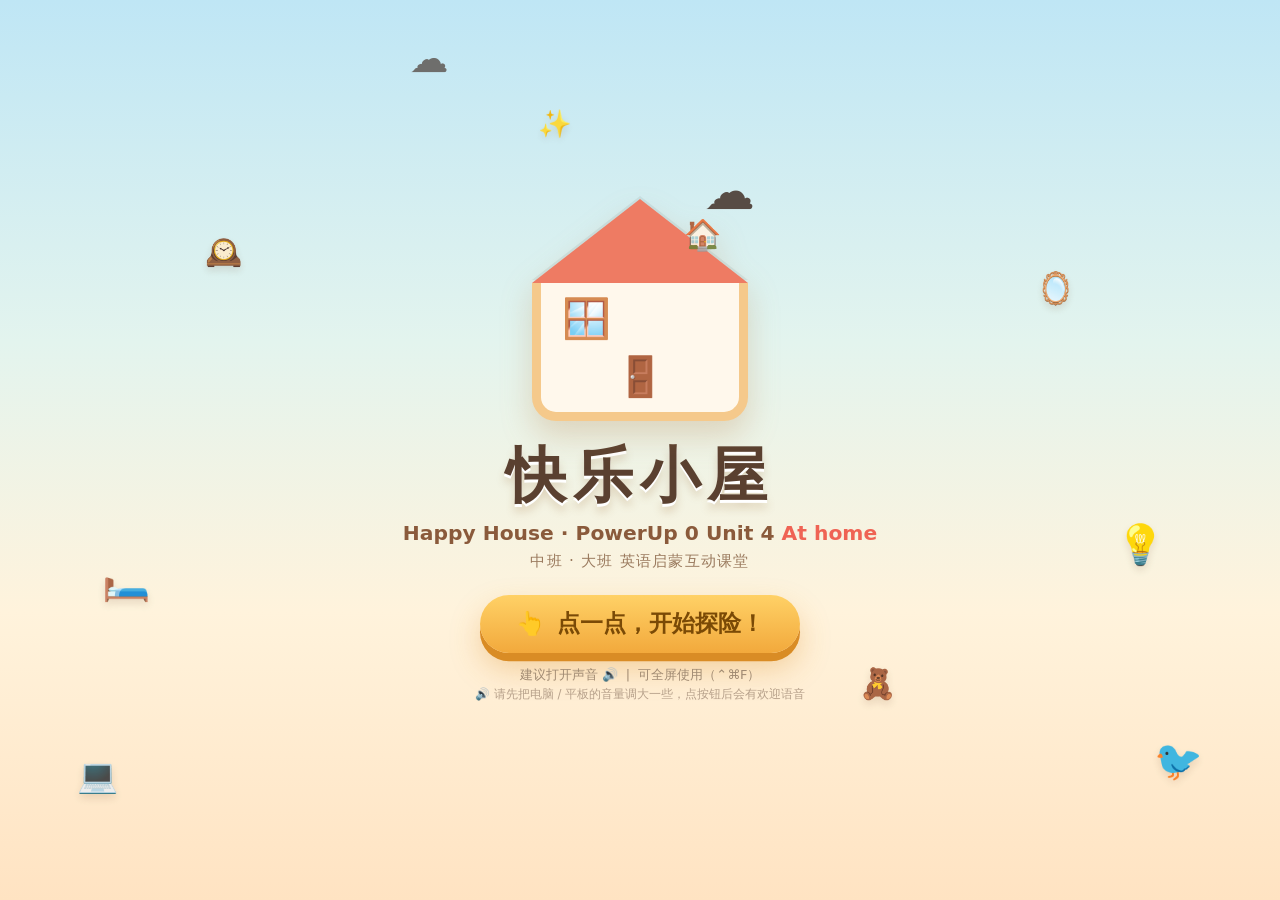
<file: index.html>
<!DOCTYPE html>
<html lang="zh-CN">
<head>
<meta charset="UTF-8">
<meta name="viewport" content="width=device-width, initial-scale=1.0, maximum-scale=1.0, user-scalable=no, viewport-fit=cover">
<meta name="apple-mobile-web-app-capable" content="yes">
<meta name="theme-color" content="#FFF7EC">
<title>快乐小屋 Happy House · PowerUp 0 Unit 4 互动课堂</title>
<link rel="stylesheet" href="css/style.css">
<link rel="icon" href="data:image/svg+xml,<svg xmlns='http://www.w3.org/2000/svg' viewBox='0 0 100 100'><text y='.9em' font-size='90'>🏠</text></svg>">
</head>
<body>

<!-- ====== 开屏：点击进入（同时解锁音频） ====== -->
<div id="splash" class="splash">
  <div class="splash-sky">
    <div class="cloud c1">☁️</div>
    <div class="cloud c2">☁️</div>
    <div class="cloud c3">☁️</div>
    <div class="float-e f1">🛏️</div>
    <div class="float-e f2">💡</div>
    <div class="float-e f3">🕰️</div>
    <div class="float-e f4">🪞</div>
    <div class="float-e f5">💻</div>
    <div class="float-e f6">🐦</div>
    <div class="float-e f7">✨</div>
    <div class="float-e f8">🧸</div>
  </div>
  <div class="splash-house" aria-hidden="true">
    <div class="sh-roof"></div>
    <div class="sh-body">
      <span class="sh-window">🪟</span>
      <span class="sh-door">🚪</span>
      <span class="sh-chimney">🏠</span>
    </div>
  </div>
  <h1 class="splash-title">快乐小屋</h1>
  <p class="splash-sub">Happy House&nbsp;·&nbsp;PowerUp 0&nbsp;Unit 4 <b>At home</b></p>
  <p class="splash-desc">中班 · 大班 英语启蒙互动课堂</p>
  <button id="btn-splash-start" class="btn btn-mega" type="button">
    <span class="mega-emoji">👆</span> 点一点，开始探险！
  </button>
  <p class="splash-tip">建议打开声音 🔊 &nbsp;|&nbsp; 可全屏使用（⌃⌘F）</p>
  <div class="splash-note">🔊 请先把电脑 / 平板的音量调大一些，点按钮后会有欢迎语音</div>
</div>

<!-- ====== 主应用 ====== -->
<div id="app" class="app hidden">
  <div class="app-bg" aria-hidden="true">
    <div class="bg-sun">☀️</div>
    <div class="bg-cloud bc1">☁️</div>
    <div class="bg-cloud bc2">☁️</div>
    <div class="bg-cloud bc3">☁️</div>
    <div class="bg-hill h1"></div>
    <div class="bg-hill h2"></div>
  </div>

  <header class="topbar">
    <button id="btn-brand" class="brand" type="button" title="回到小屋">
      <span class="brand-emoji">🏠</span>
      <span class="brand-text">快乐小屋<small>Happy House</small></span>
    </button>
    <div class="topbar-right">
      <button id="star-pill" class="star-pill" type="button" title="我的星星">
        <span class="sp-star">⭐</span><span id="star-count">0</span>
      </button>
      <button id="btn-sound" class="icon-btn" type="button" title="声音开关">🔊</button>
      <button id="btn-teacher" class="icon-btn" type="button" title="老师 / 家长">👩‍🏫</button>
    </div>
  </header>

  <main id="screens" class="screens">
    <section id="screen-map" class="screen"></section>
    <section id="screen-journey" class="screen"></section>
    <section id="screen-room" class="screen"></section>
    <section id="screen-decor" class="screen"></section>
    <section id="screen-teacher" class="screen"></section>
  </main>

  <nav class="tabbar" id="tabbar">
    <button class="tab" data-tab="map" type="button"><span class="tab-e">🏡</span><span class="tab-t">小屋</span></button>
    <button class="tab" data-tab="journey" type="button"><span class="tab-e">🗺️</span><span class="tab-t">闯关</span></button>
    <button class="tab" data-tab="decor" type="button"><span class="tab-e">🎨</span><span class="tab-t">装扮</span></button>
    <button class="tab" data-tab="teacher" type="button"><span class="tab-e">👩‍🏫</span><span class="tab-t">老师</span></button>
  </nav>
</div>

<!-- 游戏 / 故事 / 弹窗挂载点 -->
<div id="overlay-root"></div>
<div id="modal-root"></div>
<canvas id="fx-canvas" class="fx-canvas"></canvas>
<div id="toast-root" class="toast-root"></div>

<!-- 运行时报错可见提示（便于老师反馈问题） -->
<div id="boot-error" class="boot-error hidden"></div>

<script src="js/data.js"></script>
<script src="js/audio-data.js"></script>
<script src="js/core.js"></script>
<script src="js/games.js"></script>
<script src="js/stories.js"></script>
<script src="js/pages.js"></script>
<script src="js/app.js"></script>
</body>
</html>
</file>
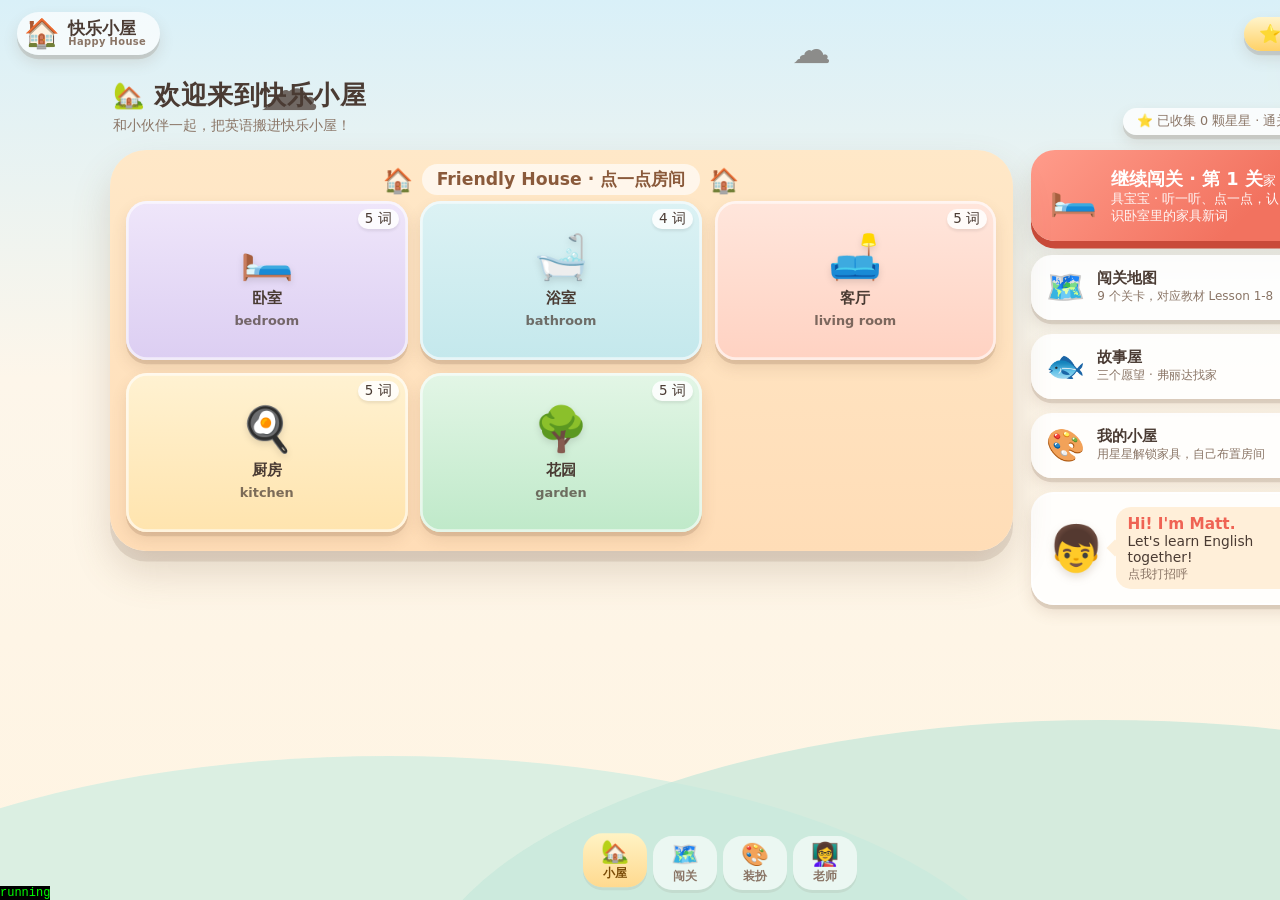
<file: tests/autotest.html>
<!doctype html><html><head><meta charset="utf-8"><title>U4 autotest</title>
<style>html,body{margin:0;background:#222}iframe{width:1440px;height:900px;border:0;display:block}
#out{position:fixed;left:0;bottom:0;max-height:200px;overflow:auto;background:#000;color:#0f0;font:12px monospace;margin:0;white-space:pre-wrap}</style>
</head><body>
<iframe id="app" src="../index.html"></iframe>
<pre id="out">running</pre>
<script src="lib.js"></script>
<script src="suite.js"></script>
<script>
(async function () {
  try {
    const iframe = document.getElementById("app");
    const W = iframe.contentWindow, D = W.document;
    const res = await U4TestSuite.run(W, D);
    res.title = "U4TEST PASS=" + res.pass + " FAIL=" + res.fail;
    document.title = res.title;
    document.getElementById("out").textContent = JSON.stringify(res);
  } catch (e) {
    document.title = "U4TEST ERROR";
    document.getElementById("out").textContent = "ERROR: " + ((e && e.stack) || e);
  }
})();
</script></body></html>
</file>
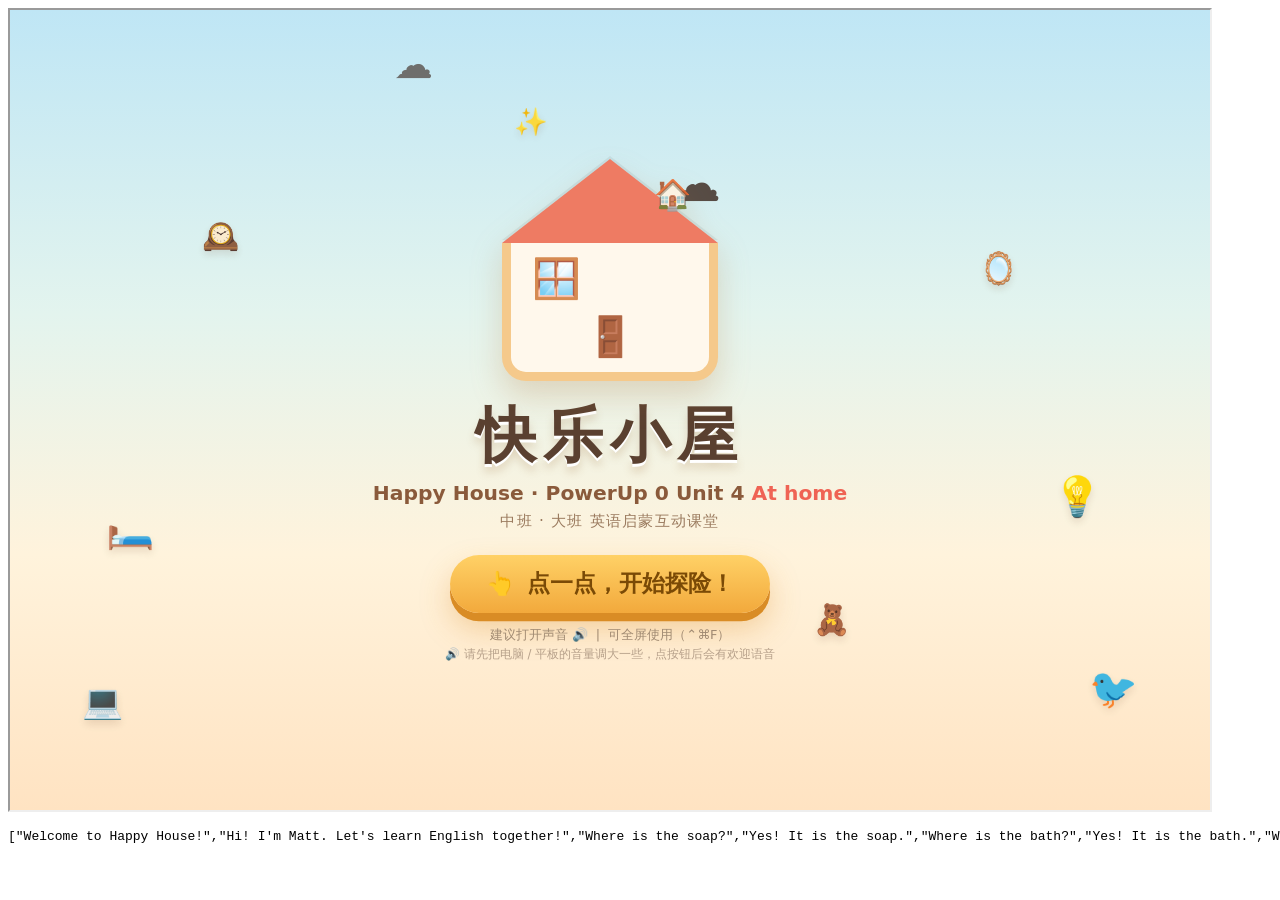
<file: tests/collect_audio.html>
<!doctype html><html><head><meta charset="utf-8"><title>collect</title></head><body>
<iframe id="app" src="../index.html" style="width:1200px;height:800px"></iframe>
<pre id="out">running</pre>
<script src="lib.js"></script>
<script>
(async function () {
  try {
    const iframe = document.getElementById("app");
    const W = iframe.contentWindow;
    await U4TestLib.waitReady(W);
    const U4 = W.U4, D = W.document;
    const set = new Set();
    const add = (s) => { if (typeof s !== "string") return; s = s.replace(/\s+/g, " ").trim(); if (s) set.add(s); };
    add("Welcome to Happy House!");
    add("Hi! I'm Matt. Let's learn English together!");
    // 题库生成器（多次洗牌，覆盖所有变体）
    const builders = U4.builders;
    for (let rep = 0; rep < 6; rep++) {
      for (const key of ["find", "howmany", "yesno", "guessroom", "phonics", "shapes", "review"]) {
        let rounds;
        try { rounds = key === "find" ? builders.find(8) : builders[key](); } catch (e) { continue; }
        rounds.forEach((r) => {
          add(r.questionEn); add(r.captionEn); add(r.speakEn); add(r.successEn);
          (r.speakList || []).forEach((x) => add(x.text));
          (r.options || []).forEach((o) => { });
        });
      }
    }
    // 词汇 / 句子 / 房间
    U4.DATA.roomOrder.forEach((rid) => {
      const room = U4.DATA.rooms[rid];
      add(room.en); if (room.intro) add(room.intro.en);
      room.words.forEach((w) => {
        add(w.en); add(w.sentence);
        add("Where is the " + w.en + "?");
        add("Can you find the " + w.en + "?");
        add("Yes! It is the " + w.en + ".");
      });
    });
    U4.DATA.stationery.forEach((s) => {
      add(s.en);
      add("Where is the " + s.en + "?");
      add("Can you find the " + s.en + "?");
      add("Yes! It is the " + s.en + ".");
      add("I have got a " + s.en + ".");
    });
    U4.DATA.shapes.forEach((s) => {
      add(s.type); add("Find the " + s.type + "!"); add("Yes! It is a " + s.type + ".");
    });
    U4.DATA.numbers.forEach((n) => add(n.en));
    U4.DATA.phonics.B.concat(U4.DATA.phonics.C).forEach((p) => {
      add(p.word); add(p.word.charAt(0).toUpperCase() + " is for " + p.word + "!");
    });
    // 数量句型
    U4.DATA.howManyRounds.forEach((r) => {
      add("How many " + r.item.plural + " have you got?");
      add("How many " + r.item.plural + "?");
      add("I have got " + r.numEn + " " + r.item.plural + ".");
    });
    // 是非句型
    U4.DATA.yesNoRounds.forEach((r) => { add(r.qEn); add(r.fullEn); });
    // 猜房间句型
    U4.DATA.guessRoomRounds.forEach((r) => {
      add(r.qEn);
      const room = U4.DATA.rooms[r.room];
      if (room) add("Yes! It is the " + room.en + ".");
    });
    // 固定反馈 & 指令
    ["Great job!", "Try again!", "Yes!", "No!", "Listen!", "Which letter comes first?",
      "Look!", "Well done!", "You did it! Great job!", "Good try! Let's play again!",
      "Where is it?", "Find it!", "Find the shape!", "Can you find the lamp?",
      "This is my home.", "What a nice home!"].forEach(add);
    // 故事绘本
    const stories = (U4.Stories && U4.Stories.data) || {};
    Object.keys(stories).forEach((id) => {
      const st = stories[id];
      (st.pages || []).forEach((p) => {
        add(p.en); add(p.explainEn); add(p.yesText); add(p.noText);
      });
      (st.quiz || []).forEach((q) => { add(q.qEn); add(q.fullEn); add(q.successEn); });
    });
    document.title = "COLLECTED " + set.size;
    const out = document.getElementById("out");
    out.textContent = JSON.stringify([...set]);
  } catch (e) {
    document.title = "COLLECT ERROR";
    document.getElementById("out").textContent = "ERROR " + ((e && e.stack) || e);
  }
})();
</script></body></html>
</file>
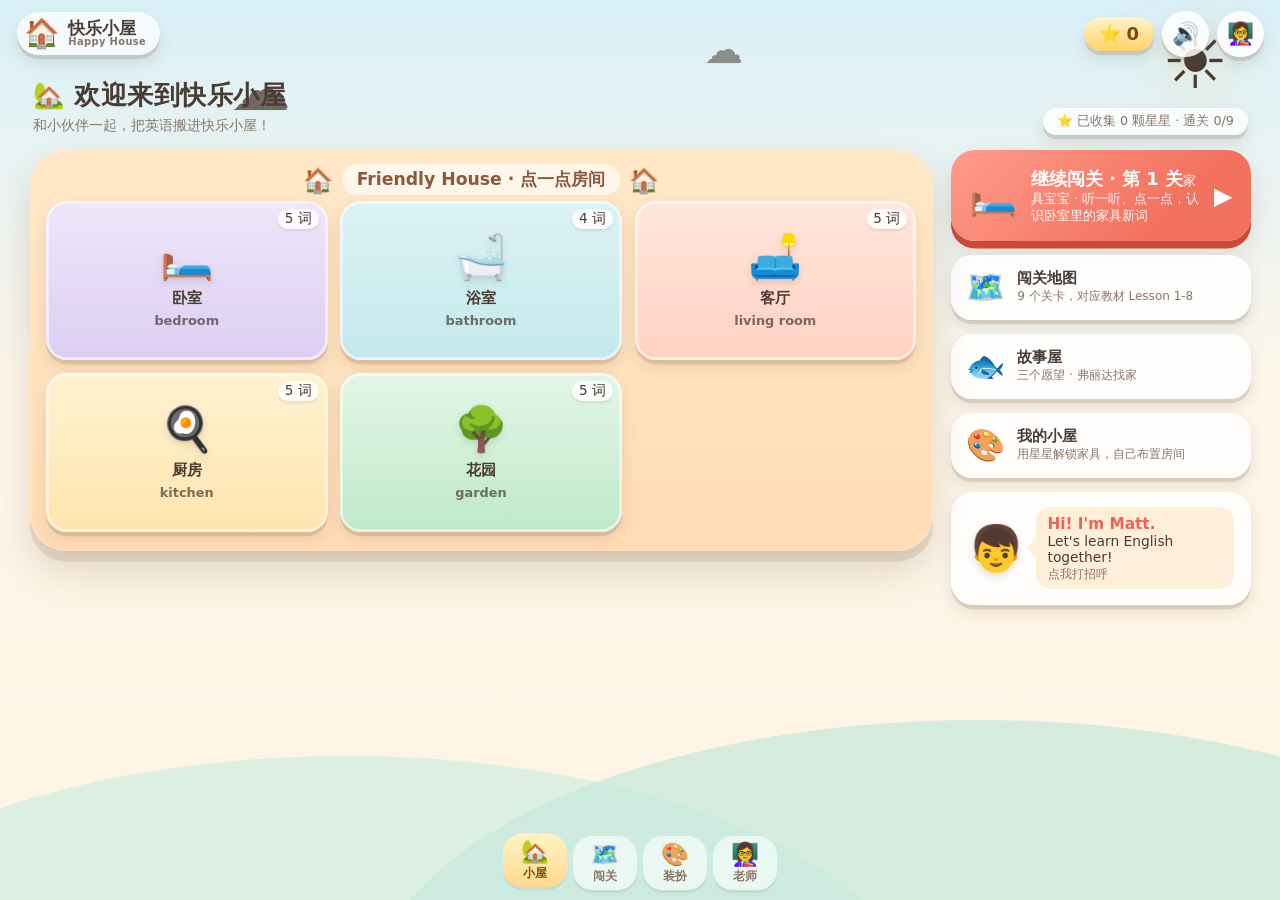
<file: tests/shot.html>
<!doctype html><html><head><meta charset="utf-8"><title>U4 shot</title>
<style>html,body{margin:0;overflow:hidden;background:#FFF7EC}iframe{width:100vw;height:100vh;border:0;display:block}</style>
</head><body>
<iframe id="app" src="../index.html"></iframe>
<script src="lib.js"></script>
<script>
(async function () {
  const iframe = document.getElementById("app");
  const W = iframe.contentWindow;
  await U4TestLib.waitReady(W);
  const params = new URLSearchParams(location.search);
  const screen = params.get("screen") || "map";
  const room = params.get("room") || "bedroom";
  const seed = params.get("seed");
  if (seed === "1") {
    const st = { stars: 9, levels: { "1": { stars: 3, best: 4, correct: 4, total: 4, skill: "家具词汇" }, "2": { stars: 2, best: 3, correct: 3, total: 5, skill: "数量与文具" } }, skills: { "家具词汇": { correct: 4, total: 4 }, "数量与文具": { correct: 3, total: 5 } }, decor: [{ id: "d1", e: "🛏️", x: 24, y: 68 }, { id: "d2", e: "💡", x: 72, y: 38 }, { id: "d5", e: "🧸", x: 60, y: 78 }], sound: false, music: false };
    try { W.localStorage.setItem("happy_house_u4_v1", JSON.stringify(st)); } catch (e) {}
    iframe.src = "../index.html?r=" + Math.random();
    await new Promise(r => { iframe.onload = r; });
    await U4TestLib.waitReady(W);
  }
  const W2 = iframe.contentWindow;
  W2.document.querySelector("#btn-splash-start").click();
  await U4TestLib.sleep(600);
  const mode = params.get("mode") || "screen";
  if (mode === "room") W2.U4.router.show("room", room);
  else if (mode === "level") W2.U4.startLevel(W2.U4.DATA.levels[(+params.get("id") || 1) - 1]);
  else if (mode === "voice") {
    W2.U4.router.show("teacher");
    await U4TestLib.sleep(600);
    var tb = W2.document.querySelector('.t-tab[data-tab="settings"]');
    if (tb) tb.click();
    await U4TestLib.sleep(500);
  } else if (mode === "answer") {
    var lv = W2.U4.DATA.levels[(+params.get("id") || 1) - 1];
    W2.U4.startLevel(lv);
    await U4TestLib.sleep(900);
    var doc = W2.document;
    if (lv.type === "room") {
      var cap = (doc.querySelector(".game-shell .stage-caption") || {}).textContent || "";
      var mm = /Where is the (.+?)\?/.exec(cap);
      if (mm) {
        var hs = Array.prototype.slice.call(doc.querySelectorAll(".game-shell .hotspot"))
          .filter(function (h) { return h.getAttribute("aria-label") === mm[1]; })[0];
        if (hs) hs.click();
      }
    } else {
      for (var k = 0; k < 20; k++) {
        var opts = Array.prototype.slice.call(doc.querySelectorAll(".game-options .opt:not(.ghosted):not(.wrong)"));
        if (!opts.length) { await U4TestLib.sleep(300); continue; }
        opts[0].click();
        await U4TestLib.sleep(450);
        if (doc.querySelector(".game-options .opt.correct")) break;
      }
    }
    await U4TestLib.sleep(1200);
  } else if (mode === "story") {
    W2.U4.Stories.open("wishes", null);
    await U4TestLib.sleep(1000);
    const nb = W2.document.querySelector('[data-act="storyNext"]');
    if (nb) nb.click();
    await U4TestLib.sleep(700);
    const nb2 = W2.document.querySelector('[data-act="storyNext"]');
    if (nb2) nb2.click();
  } else W2.U4.router.show(screen);
  await new Promise(() => {});
})();
</script></body></html>
</file>
<file: css/style.css>
/* =========================================================
   快乐小屋 Happy House · PowerUp 0 Unit 4 互动课堂
   纯 CSS / 无外部资源 · 面向中班-大班（4-6 岁）
   ========================================================= */
:root{
  --cream:#FFF7EC; --cream2:#FFEFD9; --paper:#FFFDF8;
  --ink:#4A3B33; --ink-soft:#8A7566; --line:#EAD9C2;
  --coral:#FF8A7A; --coral-d:#EF6354; --coral-l:#FFD3CB;
  --butter:#FFD166; --butter-d:#F2B33C; --butter-l:#FFF0C9;
  --mint:#7FD8BE; --mint-d:#45B895; --mint-l:#D8F3E8;
  --sky:#8ECAE6; --sky-d:#5BA6C9; --sky-l:#DFF3FB;
  --lav:#C3AEDD; --lav-d:#9C82BE; --plum:#6D597A;
  --pink:#FFB3C6; --white:#FFFFFF;
  --shadow-s:0 .28rem 0 rgba(90,60,40,.14), 0 .5rem 1rem rgba(120,88,60,.14);
  --shadow-m:0 .45rem 0 rgba(90,60,40,.13), 0 .9rem 1.8rem rgba(120,88,60,.16);
  --shadow-l:0 .7rem 0 rgba(90,60,40,.12), 0 1.4rem 2.6rem rgba(120,88,60,.2);
  --r-xl:2.2rem; --r-lg:1.6rem; --r-md:1.1rem; --r-sm:.8rem;
  --font:"PingFang SC","Hiragino Sans GB","Microsoft YaHei",system-ui,-apple-system,sans-serif;
  --font-en:"Chalkboard SE","Comic Sans MS","Arial Rounded MT Bold","PingFang SC",system-ui,sans-serif;
}
*,*::before,*::after{box-sizing:border-box}
html{font-size:clamp(15px,1.02vw,19.5px);-webkit-text-size-adjust:100%}
body{margin:0;height:100vh;overflow:hidden;background:var(--cream);color:var(--ink);
  font-family:var(--font);-webkit-user-select:none;user-select:none;
  -webkit-tap-highlight-color:transparent;overscroll-behavior:none}
button{font-family:inherit;color:inherit}
.hidden{display:none!important}
.row{display:flex;align-items:center;gap:.6rem}
.center{text-align:center}

/* ---------------- 通用按钮 ---------------- */
.btn{border:none;cursor:pointer;border-radius:999px;background:var(--white);color:var(--ink);
  font-weight:800;font-size:1.05rem;padding:.68rem 1.4rem;line-height:1.2;
  box-shadow:var(--shadow-s);transition:transform .12s ease,box-shadow .12s ease,filter .12s}
.btn:hover{filter:brightness(1.03)}
.btn:active{transform:translateY(.22rem) scale(.98);box-shadow:0 .1rem 0 rgba(90,60,40,.14)}
.btn[disabled]{opacity:.45;pointer-events:none}
.btn-primary{background:linear-gradient(180deg,var(--coral) 0%,var(--coral-d) 100%);color:#fff;text-shadow:0 .1rem 0 rgba(0,0,0,.12)}
.btn-mint{background:linear-gradient(180deg,var(--mint) 0%,var(--mint-d) 100%);color:#fff;text-shadow:0 .1rem 0 rgba(0,0,0,.12)}
.btn-sky{background:linear-gradient(180deg,var(--sky) 0%,var(--sky-d) 100%);color:#fff;text-shadow:0 .1rem 0 rgba(0,0,0,.12)}
.btn-butter{background:linear-gradient(180deg,var(--butter) 0%,var(--butter-d) 100%);color:#6b4b10;text-shadow:0 .1rem 0 rgba(255,255,255,.35)}
.btn-ghost{background:rgba(255,255,255,.72);border:.16rem solid var(--line);box-shadow:0 .22rem 0 rgba(90,60,40,.08)}
.btn-mega{font-size:1.5rem;padding:1.05rem 2.4rem;background:linear-gradient(180deg,#FFD166,#F2A93C);color:#7a4a06;
  box-shadow:0 .55rem 0 #D98C25, 0 1rem 2rem rgba(217,140,37,.35);animation:bob 2.4s ease-in-out infinite}
.btn-mega:active{transform:translateY(.4rem) scale(.98);box-shadow:0 .15rem 0 #D98C25}
.btn-round{width:3.2rem;height:3.2rem;border-radius:50%;padding:0;font-size:1.4rem;display:inline-flex;align-items:center;justify-content:center}
.btn-listen{background:linear-gradient(180deg,#FFF3C4,#FFD166);color:#7a4a06;font-size:1.15rem;padding:.6rem 1.3rem}
.icon-btn{width:3.1rem;height:3.1rem;border:none;border-radius:50%;background:rgba(255,255,255,.85);
  font-size:1.45rem;cursor:pointer;box-shadow:var(--shadow-s);display:inline-flex;align-items:center;justify-content:center;
  transition:transform .12s}
.icon-btn:active{transform:scale(.9)}

/* ---------------- 开屏 ---------------- */
.splash{position:fixed;inset:0;z-index:400;display:flex;flex-direction:column;align-items:center;justify-content:center;
  text-align:center;padding:1.4rem;overflow:hidden;
  background:linear-gradient(180deg,#BFE6F5 0%,#E3F4EE 38%,#FFF3DC 68%,#FFE3C2 100%);
  transition:opacity .55s ease,transform .55s ease}
.splash.out{opacity:0;transform:scale(1.06);pointer-events:none}
.splash-sky{position:absolute;inset:0;pointer-events:none}
.cloud{position:absolute;font-size:4.6rem;opacity:.9;animation:drift 26s linear infinite}
.c1{top:8%;left:-12%;animation-duration:30s}
.c2{top:18%;left:55%;font-size:3.4rem;animation-duration:38s;animation-delay:-6s}
.c3{top:4%;left:32%;font-size:2.6rem;animation-duration:24s;animation-delay:-12s;opacity:.7}
.float-e{position:absolute;font-size:2.6rem;opacity:.95;animation:float 5.5s ease-in-out infinite;filter:drop-shadow(0 .3rem .3rem rgba(120,90,60,.18))}
.f1{left:8%;top:62%;animation-delay:-.2s}
.f2{right:9%;top:58%;animation-delay:-1.4s}
.f3{left:16%;top:26%;animation-delay:-2.2s;font-size:2rem}
.f4{right:16%;top:30%;animation-delay:-3.1s;font-size:2.1rem}
.f5{left:6%;top:84%;animation-delay:-.9s;font-size:2.2rem}
.f6{right:6%;top:82%;animation-delay:-2.6s}
.f7{left:42%;top:12%;animation-delay:-1.8s;font-size:1.8rem}
.f8{right:30%;top:74%;animation-delay:-3.6s;font-size:2rem}
.splash-house{position:relative;margin-bottom:.4rem;animation:float 4.2s ease-in-out infinite;filter:drop-shadow(0 1rem 1rem rgba(180,120,60,.25))}
.sh-roof{width:0;height:0;margin:0 auto;border-left:7.2rem solid transparent;border-right:7.2rem solid transparent;
  border-bottom:5.6rem solid #EE7B63;filter:drop-shadow(0 -.2rem 0 rgba(0,0,0,.06))}
.sh-roof::after{content:"";position:absolute}
.sh-body{width:14.4rem;height:9.2rem;margin:0 auto;background:#FFF8EC;border:.65rem solid #F5C98B;border-top:none;
  border-radius:0 0 1.6rem 1.6rem;display:flex;align-items:flex-end;justify-content:center;gap:1.2rem;
  padding-bottom:.8rem;font-size:3.2rem;position:relative}
.sh-window{position:absolute;top:.9rem;left:1.4rem;font-size:2.6rem}
.sh-door{font-size:2.6rem}
.sh-chimney{position:absolute;top:-4.4rem;right:1.2rem;font-size:2rem;opacity:.9}
.splash-title{font-size:clamp(2.6rem,5vw,4rem);margin:.6rem 0 .1rem;letter-spacing:.12em;color:#5A4030;
  text-shadow:0 .18rem 0 #fff,0 .5rem .6rem rgba(160,110,60,.25);font-weight:900}
.splash-sub{font-family:var(--font-en);font-size:1.35rem;margin:.2rem 0 .3rem;color:#8A5A3B;font-weight:700}
.splash-sub b{color:var(--coral-d)}
.splash-desc{font-size:1.02rem;color:#9A7A5E;margin:.1rem 0 1.5rem;letter-spacing:.08em}
.splash-tip{font-size:.86rem;color:#A08A72;margin:.9rem 0 .2rem}
.splash-note{font-size:.78rem;color:#B6A08A}
.mega-emoji{margin-right:.3rem}

/* ---------------- 应用框架 ---------------- */
.app{position:fixed;inset:0;display:flex;flex-direction:column}
.app-bg{position:absolute;inset:0;overflow:hidden;pointer-events:none;z-index:0;
  background:linear-gradient(180deg,#D9F0F8 0%,#FDF6EA 42%,#FFF4E2 100%)}
.bg-sun{position:absolute;top:2%;right:4%;font-size:5rem;filter:drop-shadow(0 0 2rem rgba(255,209,102,.85));animation:spin 60s linear infinite}
.bg-cloud{position:absolute;font-size:4rem;opacity:.75;animation:drift 40s linear infinite}
.bc1{top:6%;left:18%}
.bc2{top:16%;right:20%;font-size:3rem;animation-duration:52s;animation-delay:-8s}
.bc3{top:3%;left:55%;font-size:2.6rem;animation-duration:46s;animation-delay:-20s;opacity:.55}
.bg-hill{position:absolute;bottom:-42vh;border-radius:50%;opacity:.85}
.h1{left:-18vw;width:90vw;height:58vh;background:#D5EFE2}
.h2{right:-24vw;width:95vw;height:62vh;background:#C7E8DB;opacity:.75}
.topbar{position:relative;z-index:5;display:flex;align-items:center;justify-content:space-between;
  padding:.7rem 1.1rem .3rem}
.brand{display:flex;align-items:center;gap:.55rem;border:none;cursor:pointer;background:rgba(255,255,255,.7);
  border-radius:999px;padding:.32rem .95rem .32rem .5rem;box-shadow:var(--shadow-s)}
.brand:active{transform:scale(.97)}
.brand-emoji{font-size:1.9rem}
.brand-text{display:flex;flex-direction:column;align-items:flex-start;font-weight:900;font-size:1.12rem;line-height:1.05}
.brand-text small{font-family:var(--font-en);font-size:.66rem;color:var(--ink-soft);letter-spacing:.04em}
.topbar-right{display:flex;align-items:center;gap:.55rem}
.star-pill{display:flex;align-items:center;gap:.35rem;border:none;cursor:pointer;font-weight:900;font-size:1.2rem;
  background:linear-gradient(180deg,#FFF4CB,#FFD166);color:#7a4a06;border-radius:999px;padding:.42rem 1rem;
  box-shadow:var(--shadow-s)}
.star-pill.bump{animation:bump .45s ease}
.sp-star{font-size:1.2rem}
.screens{position:relative;z-index:2;flex:1;overflow:hidden}
.screen{position:absolute;inset:0;display:none;overflow-y:auto;overflow-x:hidden;padding:.2rem 0 1rem}
.screen.active{display:block;animation:fadeUp .32s ease}
.tabbar{position:relative;z-index:5;display:flex;justify-content:center;gap:.4rem;padding:.4rem .8rem .7rem}
.tab{display:flex;flex-direction:column;align-items:center;gap:.05rem;border:none;cursor:pointer;
  background:rgba(255,255,255,.62);border-radius:1.3rem;padding:.4rem 1.2rem;box-shadow:0 .2rem 0 rgba(90,60,40,.08);
  transition:transform .12s,background .2s}
.tab-e{font-size:1.5rem;line-height:1.15}
.tab-t{font-size:.78rem;font-weight:800;color:var(--ink-soft)}
.tab.active{background:linear-gradient(180deg,#FFF3C4,#FFD98F);transform:translateY(-.18rem)}
.tab.active .tab-t{color:#7a4a06}
.tab:active{transform:scale(.94)}

/* ---------------- 页面通用 ---------------- */
.page{max-width:84rem;margin:0 auto;padding:.5rem 1.3rem 2rem}
.page-head{display:flex;flex-wrap:wrap;align-items:flex-end;justify-content:space-between;gap:.5rem;margin:.4rem .2rem 1rem}
.page-head h2{margin:0;font-size:1.7rem;letter-spacing:.02em}
.page-head p{margin:.2rem 0 0;color:var(--ink-soft);font-size:.95rem}
.pill-note{background:rgba(255,255,255,.8);border-radius:999px;padding:.35rem .9rem;font-size:.85rem;
  color:var(--ink-soft);box-shadow:var(--shadow-s)}
.section-title{display:flex;align-items:center;gap:.5rem;font-size:1.2rem;font-weight:900;margin:1.4rem .2rem .7rem}

/* ---------------- 首页 / 小屋 ---------------- */
.home-grid{display:grid;grid-template-columns:minmax(0,1fr) 20rem;gap:1.2rem;align-items:start}
.house-card{position:relative;background:linear-gradient(180deg,#FFE8C8,#FFDDB7);
  border-radius:2.4rem;padding:1.1rem 1.1rem 1.3rem;box-shadow:var(--shadow-l)}
.house-roof{display:flex;align-items:flex-end;justify-content:center;gap:.6rem;margin:-.2rem 0 .4rem;font-size:1.6rem}
.house-roof .roof-title{font-family:var(--font-en);font-weight:900;color:#8A5A3B;font-size:1.15rem;
  background:rgba(255,255,255,.65);padding:.25rem 1rem;border-radius:999px}
.house-grid{display:grid;grid-template-columns:repeat(3,minmax(0,1fr));gap:.85rem}
.room-tile{position:relative;border:none;cursor:pointer;border-radius:1.4rem;padding:.9rem .6rem .8rem;overflow:hidden;
  background:var(--tile-bg,#fff);box-shadow:inset 0 0 0 .18rem rgba(255,255,255,.6), var(--shadow-s);
  transition:transform .16s ease,box-shadow .16s ease;min-height:10.6rem;
  display:flex;flex-direction:column;align-items:center;justify-content:center;gap:.25rem}
.room-tile:hover{transform:translateY(-.28rem) rotate(-.6deg);box-shadow:inset 0 0 0 .18rem rgba(255,255,255,.6),var(--shadow-m)}
.room-tile:active{transform:scale(.96)}
.room-tile .rt-emoji{font-size:2.9rem;line-height:1.1;filter:drop-shadow(0 .25rem .25rem rgba(0,0,0,.12))}
.room-tile .rt-name{font-weight:900;font-size:1.02rem;margin-top:.15rem}
.room-tile .rt-en{font-family:var(--font-en);font-size:.86rem;color:rgba(74,59,51,.72);font-weight:700}
.room-tile .rt-badge{position:absolute;top:.55rem;right:.6rem;font-size:.9rem;background:rgba(255,255,255,.85);
  border-radius:999px;padding:.05rem .45rem;box-shadow:0 .15rem .2rem rgba(0,0,0,.08)}
.room-tile .rt-stars{position:absolute;bottom:.4rem;right:.55rem;font-size:.78rem;letter-spacing:.05em;color:#B07A1F}
.home-side{display:flex;flex-direction:column;gap:.9rem}
.char-card{display:flex;gap:.8rem;align-items:center;background:rgba(255,255,255,.86);border-radius:1.5rem;
  padding:.9rem 1rem;box-shadow:var(--shadow-s);cursor:pointer;border:.18rem solid rgba(255,255,255,.9)}
.char-card:active{transform:scale(.98)}
.char-avatar{font-size:3rem;line-height:1;filter:drop-shadow(0 .3rem .3rem rgba(120,90,60,.2))}
.char-bubble{background:var(--cream2);border-radius:1rem;padding:.5rem .8rem;font-size:.92rem;position:relative;flex:1}
.char-bubble::before{content:"";position:absolute;left:-.45rem;top:50%;transform:translateY(-50%) rotate(45deg);
  width:.8rem;height:.8rem;background:var(--cream2)}
.char-bubble b{font-family:var(--font-en);font-size:1.02rem;color:var(--coral-d)}
.side-card{border:none;cursor:pointer;text-align:left;border-radius:1.4rem;padding:.95rem 1.05rem;background:rgba(255,255,255,.88);
  box-shadow:var(--shadow-s);display:flex;align-items:center;gap:.8rem;transition:transform .14s}
.side-card:hover{transform:translateY(-.15rem)}
.side-card:active{transform:scale(.98)}
.side-emoji{font-size:2.1rem}
.side-title{font-weight:900;font-size:1rem}
.side-sub{font-size:.8rem;color:var(--ink-soft)}
.continue-card{border:none;cursor:pointer;border-radius:1.6rem;padding:1.1rem 1.2rem;text-align:left;
  background:linear-gradient(135deg,#FF9C8B,#F2725F 72%);color:#fff;box-shadow:0 .5rem 0 #C94A39,var(--shadow-m);
  display:flex;align-items:center;gap:.9rem;transition:transform .14s}
.continue-card:active{transform:translateY(.3rem);box-shadow:0 .15rem 0 #C94A39}
.continue-card .cc-emoji{font-size:2.6rem;animation:bob 2.6s ease-in-out infinite}
.continue-card .cc-title{font-weight:900;font-size:1.18rem}
.continue-card .cc-sub{font-size:.84rem;opacity:.95;margin-top:.15rem}
.continue-card .cc-go{margin-left:auto;font-size:1.6rem}

/* ---------------- 闯关地图 ---------------- */
.journey-wrap{position:relative;max-width:56rem;margin:0 auto;padding:.6rem 0 1rem}
.journey-wrap::before{content:"";position:absolute;left:50%;top:0;bottom:0;transform:translateX(-50%);
  border-left:.42rem dashed rgba(255,255,255,.9);border-radius:999px;z-index:0}
.j-row{position:relative;z-index:1;display:flex;align-items:center;gap:1rem;margin:.9rem 0;width:50%;padding-right:2.4rem}
.j-row:nth-child(even){margin-left:50%;padding-right:0;padding-left:2.4rem;flex-direction:row-reverse;text-align:right}
.j-node{flex-shrink:0;width:5.8rem;height:5.8rem;border-radius:50%;border:none;cursor:pointer;
  background:linear-gradient(180deg,#fff,#FFF3DC);box-shadow:var(--shadow-m);position:relative;
  display:flex;flex-direction:column;align-items:center;justify-content:center;transition:transform .15s}
.j-node:active{transform:scale(.93)}
.j-node .jn-emoji{font-size:2.2rem;line-height:1.05}
.j-node .jn-num{position:absolute;top:-.5rem;left:-.4rem;background:var(--coral);color:#fff;font-weight:900;
  width:2rem;height:2rem;border-radius:50%;display:flex;align-items:center;justify-content:center;font-size:.92rem;
  border:.2rem solid #fff;box-shadow:var(--shadow-s)}
.j-node.locked{filter:grayscale(1) opacity(.6);background:linear-gradient(180deg,#EEE,#DDD)}
.j-node.current{animation:pulseRing 1.8s ease-out infinite;background:linear-gradient(180deg,#FFF7D6,#FFE094)}
.j-node.done{background:linear-gradient(180deg,#D9F6E9,#A9E8CF)}
.jn-stars{position:absolute;bottom:-.75rem;left:50%;transform:translateX(-50%);font-size:.72rem;white-space:nowrap;
  background:rgba(255,255,255,.92);border-radius:999px;padding:.08rem .45rem;box-shadow:0 .15rem .3rem rgba(0,0,0,.1)}
.j-card{flex:1;min-width:0;background:rgba(255,255,255,.9);border-radius:1.2rem;padding:.7rem .95rem;box-shadow:var(--shadow-s)}
.j-title{font-weight:900;font-size:1.02rem}
.j-sub{font-family:var(--font-en);font-size:.82rem;color:var(--ink-soft)}
.j-desc{font-size:.8rem;color:var(--ink-soft);margin-top:.15rem;line-height:1.35}
.j-card.locked{opacity:.6}
.free-play{max-width:56rem;margin:1.4rem auto 0;background:rgba(255,255,255,.72);border-radius:1.6rem;
  padding:1rem 1.2rem;box-shadow:var(--shadow-s)}
.free-chips{display:flex;flex-wrap:wrap;gap:.55rem;margin-top:.6rem}
.chip{border:none;cursor:pointer;background:#fff;border-radius:999px;padding:.55rem 1rem;font-weight:800;font-size:.9rem;
  box-shadow:var(--shadow-s);transition:transform .12s}
.chip:active{transform:scale(.94)}
.chip .ce{margin-right:.3rem}

/* ---------------- 房间探索 ---------------- */
.room-page{max-width:70rem;margin:0 auto}
.room-head{display:flex;align-items:center;justify-content:space-between;gap:.6rem;margin:.3rem .2rem .7rem}
.room-head .rh-title{display:flex;align-items:center;gap:.6rem;font-size:1.5rem;font-weight:900}
.room-head .rh-en{font-family:var(--font-en);color:var(--coral-d);font-size:1.1rem}
.room-stage{position:relative;width:100%;aspect-ratio:16/9;border-radius:1.8rem;overflow:hidden;
  box-shadow:var(--shadow-l);background:#fff;margin-bottom:1rem}
.room-wall{position:absolute;inset:0 0 34% 0;background:var(--wall,#E7DDF7)}
.room-floor{position:absolute;inset:66% 0 0 0;background:var(--floor,#E8C9A0)}
.room-window{position:absolute;border-radius:.6rem;background:linear-gradient(180deg,#BEE7F7,#E8F8FF);
  box-shadow:inset 0 0 0 .28rem #fff,0 .3rem .6rem rgba(0,0,0,.1);overflow:hidden}
.room-window::after{content:"";position:absolute;inset:0;background:
  linear-gradient(90deg,transparent calc(50% - .12rem),#fff 0 .24rem,transparent 0),
  linear-gradient(180deg,transparent calc(50% - .12rem),#fff 0 .24rem,transparent 0)}
.decor-e{position:absolute;transform:translate(-50%,-50%);pointer-events:none;
  filter:drop-shadow(0 .3rem .3rem rgba(90,60,40,.18))}
.hotspot{position:absolute;transform:translate(-50%,-50%);border:none;background:transparent;cursor:pointer;
  line-height:1;padding:.3rem;border-radius:1.2rem;transition:transform .15s ease;
  filter:drop-shadow(0 .35rem .35rem rgba(90,60,40,.22));animation:bob 3.6s ease-in-out infinite}
.hotspot:nth-child(2n){animation-delay:-1.2s}
.hotspot:nth-child(3n){animation-delay:-2.1s}
.hotspot:hover{transform:translate(-50%,-50%) scale(1.14)}
.hotspot:active{transform:translate(-50%,-50%) scale(.92)}
.hotspot::after{content:"";position:absolute;inset:-.5rem;border-radius:50%;z-index:-1;
  background:radial-gradient(circle,rgba(255,255,255,.9),rgba(255,255,255,0) 70%);opacity:.85;
  animation:glow 2.6s ease-in-out infinite}
.hotspot.found{animation:pop .5s ease}
.hotspot.wrong{animation:shake .4s ease}
.hotspot .hs-spark{position:absolute;top:-.6rem;right:-.3rem;font-size:1.6rem;opacity:0;transition:opacity .2s,transform .2s}
.hotspot.found .hs-spark{opacity:1;transform:scale(1.2)}
.room-toolbar{display:flex;flex-wrap:wrap;align-items:center;justify-content:center;gap:.7rem;margin:.4rem 0 1rem}
.room-tip{text-align:center;color:var(--ink-soft);font-size:.9rem;margin:.3rem 0 0}

/* ---------------- 词卡弹窗 ---------------- */
.modal-backdrop{position:fixed;inset:0;z-index:120;background:rgba(64,45,30,.42);backdrop-filter:blur(2px);
  display:flex;align-items:center;justify-content:center;padding:1.2rem;animation:fadeIn .22s ease}
.modal-card{position:relative;background:var(--paper);border-radius:2.2rem;padding:1.7rem 2rem 1.5rem;
  max-width:30rem;width:100%;box-shadow:0 1.4rem 3rem rgba(60,40,20,.3);animation:popIn .34s cubic-bezier(.2,1.5,.4,1)}
.modal-close{position:absolute;top:.8rem;right:.8rem;width:2.6rem;height:2.6rem;font-size:1.1rem}
.word-card{text-align:center}
.wc-emoji{font-size:6.2rem;line-height:1.05;margin:.2rem 0 .5rem;animation:float 3.4s ease-in-out infinite;
  filter:drop-shadow(0 .5rem .4rem rgba(120,90,60,.22))}
.wc-en{font-family:var(--font-en);font-size:3rem;font-weight:900;letter-spacing:.02em;color:var(--ink);line-height:1.1}
.wc-ipa{font-size:1.02rem;color:var(--ink-soft);margin:.15rem 0 .1rem;letter-spacing:.04em}
.wc-zh{font-size:1.3rem;font-weight:800;color:var(--coral-d);margin:.15rem 0 .8rem}
.wc-sentence{background:var(--cream2);border-radius:1.1rem;padding:.75rem 1rem;font-size:1.02rem;line-height:1.5;
  color:#5c4636;text-align:left;display:flex;align-items:center;gap:.6rem}
.wc-sentence .s-en{font-family:var(--font-en);font-weight:800;flex:1}
.wc-sentence .s-zh{display:block;font-size:.82rem;color:var(--ink-soft);font-family:var(--font)}
.wc-actions{display:flex;flex-wrap:wrap;gap:.6rem;justify-content:center;margin-top:1.1rem}

/* ---------------- 游戏外壳 ---------------- */
.game-shell{position:fixed;inset:0;z-index:80;display:flex;flex-direction:column;
  background:linear-gradient(180deg,#E7F5FB 0%,#FFF6E6 48%,#FFEFD6 100%);animation:fadeIn .25s ease}
.game-head{display:flex;align-items:center;gap:.8rem;padding:.7rem 1rem .3rem}
.game-title{font-weight:900;font-size:1.15rem;display:flex;align-items:center;gap:.4rem}
.game-title .gt-emoji{font-size:1.5rem}
.g-progress{display:flex;gap:.35rem;margin-left:auto;align-items:center}
.g-dot{width:.72rem;height:.72rem;border-radius:50%;background:#E4D6C4;transition:background .2s,transform .2s}
.g-dot.done{background:var(--mint-d);transform:scale(1.05)}
.g-dot.now{background:var(--coral);transform:scale(1.25)}
.game-stage{flex:1;display:flex;flex-direction:column;align-items:center;justify-content:center;
  padding:.4rem 1rem;min-height:0;gap:.5rem}
.stage-card{background:rgba(255,255,255,.88);border-radius:2rem;padding:1rem 1.4rem;box-shadow:var(--shadow-m);
  max-width:52rem;width:100%;text-align:center;display:flex;flex-direction:column;align-items:center;gap:.5rem;
  animation:popIn .3s ease}
.stage-visual{font-size:clamp(3rem,7vw,5.4rem);line-height:1.15;display:flex;flex-wrap:wrap;align-items:center;
  justify-content:center;gap:.35rem;min-height:1em}
.stage-visual .sv-item{animation:popIn .35s cubic-bezier(.2,1.6,.4,1) backwards}
.stage-caption{font-family:var(--font-en);font-size:1.28rem;font-weight:900;color:#4A3628}
.stage-zh{font-size:.95rem;color:var(--ink-soft)}
.char-line{display:flex;align-items:center;gap:.6rem;background:#fff;border-radius:1.2rem;padding:.5rem .8rem;box-shadow:var(--shadow-s)}
.char-line .cl-face{font-size:2.4rem}
.char-line .cl-items{display:flex;gap:.25rem;font-size:1.8rem}
.game-options{display:flex;flex-wrap:wrap;align-items:center;justify-content:center;gap:.8rem;
  padding:.6rem 1rem 1.6rem;min-height:9rem}
.opt{border:none;cursor:pointer;background:#fff;border-radius:1.5rem;min-width:6.4rem;min-height:6.4rem;
  padding:.6rem 1rem;box-shadow:var(--shadow-m);display:flex;flex-direction:column;align-items:center;
  justify-content:center;gap:.2rem;transition:transform .14s ease,box-shadow .14s;position:relative;
  border:.22rem solid transparent}
.opt:hover{transform:translateY(-.2rem)}
.opt:active{transform:scale(.95)}
.opt .opt-emoji{font-size:3rem;line-height:1.1}
.opt .opt-en{font-family:var(--font-en);font-size:1rem;color:var(--ink-soft);font-weight:800}
.opt .opt-num{font-size:2.8rem;font-weight:900;line-height:1;color:var(--plum)}
.opt.correct{border-color:var(--mint-d);background:#EAFAF3;animation:pop .4s ease}
.opt.wrong{border-color:var(--coral-d);background:#FFF0EE;animation:shake .4s ease}
.opt.ghosted{opacity:.35;pointer-events:none}
.opt.big{min-width:9rem;min-height:9rem}
.opt.letter{min-width:9rem;min-height:9rem;background:linear-gradient(180deg,#FFF8E7,#FFE9B8)}
.opt.letter .opt-letter{font-family:var(--font-en);font-size:3.4rem;font-weight:900;color:#B5731A}
.g-replay{align-self:center}
.game-foot{display:flex;justify-content:center;padding:.2rem 1rem .9rem}
.feedback-bar{position:fixed;left:50%;bottom:12%;transform:translateX(-50%);z-index:95;
  background:rgba(255,255,255,.96);border-radius:999px;padding:.7rem 1.6rem;box-shadow:var(--shadow-l);
  font-weight:900;font-size:1.2rem;display:flex;align-items:center;gap:.5rem;animation:popIn .25s ease;
  pointer-events:none;max-width:92vw}
.feedback-bar.good{color:#2F9E77}
.feedback-bar.bad{color:#D4553F}
.feedback-bar .fb-en{font-family:var(--font-en)}
.feedback-bar small{display:block;font-size:.8rem;color:var(--ink-soft);font-weight:700}

/* ---------------- 结果弹窗 ---------------- */
.result-card{text-align:center;max-width:32rem}
.result-emoji{font-size:5rem;line-height:1.1;animation:bob 2.4s ease-in-out infinite}
.result-title{font-size:1.7rem;font-weight:900;margin:.2rem 0 .1rem}
.result-sub{color:var(--ink-soft);font-size:1rem;margin-bottom:.6rem}
.stars-row{display:flex;justify-content:center;gap:.6rem;font-size:3.2rem;margin:.7rem 0}
.stars-row .star{opacity:.24;transform:scale(.85);transition:opacity .3s,transform .35s;filter:grayscale(1)}
.stars-row .star.on{opacity:1;transform:scale(1);filter:none;animation:starPop .5s cubic-bezier(.2,1.6,.4,1) backwards}
.result-card .btn{margin:.25rem}
.result-stats{font-size:.88rem;color:var(--ink-soft);margin-top:.4rem}

/* ---------------- 故事书 ---------------- */
.storybook{position:fixed;inset:0;z-index:80;display:flex;flex-direction:column;
  background:linear-gradient(180deg,#1E3A5F 0%,#3C6E8F 55%,#7FB3C9 100%);animation:fadeIn .3s ease}
.sb-head{display:flex;align-items:center;gap:.8rem;padding:.7rem 1rem .2rem;color:#fff}
.sb-head .game-title{color:#fff;text-shadow:0 .1rem .3rem rgba(0,0,0,.3)}
.sb-close{background:rgba(255,255,255,.2);color:#fff;box-shadow:none}
.sb-body{flex:1;display:flex;flex-direction:column;min-height:0;padding:.2rem 1rem 1rem;gap:.7rem}
.sb-art{flex:1;position:relative;border-radius:1.8rem;overflow:hidden;background:linear-gradient(180deg,#BFE6F5,#FFE9C9);
  box-shadow:var(--shadow-l);display:flex;align-items:center;justify-content:center;min-height:0}
.sb-art .art-ground{position:absolute;inset:62% 0 0 0;background:linear-gradient(180deg,#CFEBD6,#A9DDBE)}
.sb-art .art-sun{position:absolute;top:6%;right:7%;font-size:3.4rem;filter:drop-shadow(0 0 1.4rem rgba(255,209,102,.9));animation:spin 50s linear infinite}
.sb-art .art-row{position:relative;z-index:2;display:flex;align-items:flex-end;justify-content:center;gap:1.2rem;
  flex-wrap:wrap;padding:1rem;max-height:100%}
.sb-art .art-e{font-size:clamp(3.2rem,9vw,6.4rem);line-height:1;filter:drop-shadow(0 .6rem .5rem rgba(90,60,40,.25));
  animation:float 4s ease-in-out infinite;transition:transform .2s}
.sb-art .art-e:nth-child(2n){animation-delay:-1.3s}
.sb-art .art-e:nth-child(3n){animation-delay:-2.2s}
.sb-art .art-e.tap{animation:pop .4s ease}
.sb-art .art-e.small{font-size:clamp(2.4rem,6vw,4rem)}
.sb-art .art-deco{position:absolute;font-size:2.4rem;opacity:.9;animation:float 5s ease-in-out infinite}
.sb-text{background:var(--paper);border-radius:1.5rem;padding:.9rem 1.2rem;box-shadow:var(--shadow-m);display:flex;align-items:center;gap:.9rem}
.sb-text .sbt-main{flex:1;min-width:0}
.sb-en-line{font-family:var(--font-en);font-size:clamp(1.15rem,2.1vw,1.6rem);font-weight:900;color:#3D2E24;line-height:1.3}
.sb-zh-line{font-size:.92rem;color:var(--ink-soft);margin-top:.2rem;line-height:1.4}
.sb-nav{display:flex;align-items:center;justify-content:center;gap:.8rem;padding:.2rem 0 .2rem}
.sb-dots{display:flex;gap:.35rem;align-items:center;justify-content:center;flex:1;max-width:14rem}
.sb-dot{width:.62rem;height:.62rem;border-radius:50%;background:rgba(255,255,255,.4);transition:background .2s,transform .2s}
.sb-dot.on{background:#fff;transform:scale(1.25)}
.sb-choices{display:flex;flex-wrap:wrap;gap:.7rem;justify-content:center;padding:.2rem 0}
.sb-choice{border:none;cursor:pointer;background:rgba(255,255,255,.95);border-radius:1.3rem;padding:.7rem 1.1rem;
  box-shadow:var(--shadow-m);font-weight:900;display:flex;align-items:center;gap:.5rem;font-size:1.05rem;
  animation:popIn .4s ease}
.sb-choice .sc-e{font-size:2rem}
.sb-choice.done{background:#E8FBF2;border:.2rem solid var(--mint-d)}
.sb-choice:active{transform:scale(.95)}
.ask-box{background:var(--paper);border-radius:1.4rem;padding:.9rem 1.1rem;box-shadow:var(--shadow-m);
  max-width:34rem;width:100%;margin:0 auto;text-align:center}
.ask-q{font-family:var(--font-en);font-weight:900;font-size:1.15rem;margin-bottom:.5rem}
.ask-zh{font-size:.85rem;color:var(--ink-soft);margin-bottom:.6rem}
.ask-opts{display:flex;gap:.7rem;justify-content:center}
.ask-btn{min-width:7rem;min-height:4.4rem;font-size:1.1rem;font-weight:900;border-radius:1.2rem;border:none;cursor:pointer;
  background:#fff;box-shadow:var(--shadow-s)}
.ask-btn.correct{background:#E8FBF2;border:.2rem solid var(--mint-d)}
.ask-btn.wrong{background:#FFF0EE;border:.2rem solid var(--coral-d);animation:shake .4s}

/* ---------------- 装扮小屋 ---------------- */
.decor-layout{display:grid;grid-template-columns:minmax(0,1fr) 22rem;gap:1.1rem;align-items:start}
.decor-room{position:relative;width:100%;aspect-ratio:16/10;border-radius:1.8rem;overflow:hidden;
  box-shadow:var(--shadow-l);background:linear-gradient(180deg,#E7DDF7 0 62%,#E8C9A0 62% 100%);
  touch-action:none}
.decor-room .dw-window{position:absolute;left:8%;top:12%;width:16%;height:22%;border-radius:.5rem;
  background:linear-gradient(180deg,#BEE7F7,#E8F8FF);box-shadow:inset 0 0 0 .22rem #fff}
.decor-room .dw-bed{position:absolute;left:6%;bottom:8%;font-size:3.4rem;opacity:.5}
.decor-room .placed{position:absolute;transform:translate(-50%,-50%);cursor:grab;font-size:3rem;
  filter:drop-shadow(0 .35rem .35rem rgba(90,60,40,.25));touch-action:none;user-select:none;line-height:1;
  transition:transform .1s}
.decor-room .placed:active{cursor:grabbing;transform:translate(-50%,-50%) scale(1.08)}
.decor-room .placed .rm{position:absolute;top:-.7rem;right:-.9rem;font-size:1rem;background:#fff;border-radius:50%;
  width:1.4rem;height:1.4rem;display:flex;align-items:center;justify-content:center;box-shadow:var(--shadow-s);opacity:0;transition:opacity .2s}
.decor-room .placed:hover .rm{opacity:1}
.decor-hint{position:absolute;inset:0;display:flex;align-items:center;justify-content:center;pointer-events:none;
  color:rgba(90,60,40,.55);font-weight:800;font-size:1rem;text-align:center;padding:2rem;line-height:1.6}
.decor-tray{background:rgba(255,255,255,.9);border-radius:1.6rem;padding:1rem;box-shadow:var(--shadow-s);
  max-height:62vh;overflow-y:auto}
.tray-grid{display:grid;grid-template-columns:repeat(4,1fr);gap:.55rem;margin-top:.5rem}
.sticker{border:none;cursor:pointer;background:#FFF8EA;border-radius:1rem;aspect-ratio:1;font-size:2rem;
  display:flex;align-items:center;justify-content:center;box-shadow:0 .2rem 0 rgba(90,60,40,.1);position:relative;
  transition:transform .12s}
.sticker:hover{transform:translateY(-.15rem)}
.sticker:active{transform:scale(.92)}
.sticker.locked{filter:grayscale(1);background:#EFE7DB;cursor:not-allowed}
.sticker .lock-cost{position:absolute;bottom:-.15rem;right:-.15rem;background:#fff;border-radius:999px;
  font-size:.62rem;font-weight:900;color:#B07A1F;padding:.05rem .3rem;box-shadow:0 .1rem .2rem rgba(0,0,0,.12)}
.decor-tools{display:flex;flex-wrap:wrap;gap:.5rem;margin-top:.8rem}
.decor-score{font-size:.9rem;color:var(--ink-soft)}

/* ---------------- 老师 / 家长 ---------------- */
.teacher-page{max-width:74rem}
.tabs{display:flex;flex-wrap:wrap;gap:.5rem;margin:.4rem 0 1rem}
.t-tab{border:none;cursor:pointer;border-radius:999px;padding:.55rem 1.1rem;font-weight:800;font-size:.92rem;
  background:rgba(255,255,255,.8);box-shadow:var(--shadow-s);color:var(--ink-soft)}
.t-tab.active{background:linear-gradient(180deg,#FFD166,#F2B33C);color:#7a4a06}
.t-panel{display:none}
.t-panel.active{display:block;animation:fadeUp .25s ease}
.t-card{background:rgba(255,255,255,.92);border-radius:1.4rem;padding:1.1rem 1.3rem;box-shadow:var(--shadow-s);margin-bottom:1rem}
.t-card h3{margin:.1rem 0 .6rem;font-size:1.15rem;display:flex;align-items:center;gap:.45rem}
.t-card h4{margin:.9rem 0 .4rem;font-size:1rem;color:var(--plum)}
.t-card p{margin:.3rem 0;line-height:1.65;font-size:.94rem;color:#5b4638}
.t-card ul,.t-card ol{margin:.3rem 0 .4rem;padding-left:1.3rem;line-height:1.7;font-size:.94rem;color:#5b4638}
.t-card li{margin:.15rem 0}
.kp-table{width:100%;border-collapse:collapse;font-size:.9rem;margin:.3rem 0 .6rem}
.kp-table th{background:var(--butter-l);text-align:left;padding:.5rem .7rem;border-bottom:.14rem solid #F0DCB4}
.kp-table td{padding:.45rem .7rem;border-bottom:1px dashed var(--line);vertical-align:top}
.kp-table tr:nth-child(even) td{background:#FFFAF0}
.en-cell{font-family:var(--font-en);font-weight:800;color:#3D2E24}
.ipa-cell{color:var(--ink-soft);font-size:.85rem}
.badge{display:inline-block;background:var(--mint-l);color:#2F8E70;font-weight:800;font-size:.72rem;
  border-radius:999px;padding:.12rem .55rem;margin-left:.3rem;vertical-align:middle}
.badge.b-coral{background:var(--coral-l);color:#C04A3B}
.badge.b-sky{background:var(--sky-l);color:#3C7E9E}
.lv-table td:first-child{font-weight:900;color:var(--coral-d);white-space:nowrap}
.progress-row{display:flex;align-items:center;gap:.8rem;margin:.45rem 0}
.progress-row .pr-label{width:9rem;font-size:.9rem;font-weight:800;flex-shrink:0}
.progress-bar{flex:1;height:1rem;background:#F0E4D2;border-radius:999px;overflow:hidden}
.progress-bar i{display:block;height:100%;border-radius:999px;background:linear-gradient(90deg,var(--mint),var(--mint-d));
  transition:width .5s ease}
.progress-row .pr-val{width:5.2rem;text-align:right;font-size:.85rem;color:var(--ink-soft);font-weight:700}
.setting-row{display:flex;align-items:center;justify-content:space-between;gap:1rem;padding:.6rem 0;
  border-bottom:1px dashed var(--line)}
.setting-row:last-child{border-bottom:none}
.setting-row .sr-label{font-weight:800;font-size:.95rem}
.setting-row .sr-sub{font-size:.8rem;color:var(--ink-soft);margin-top:.1rem}
.switch{position:relative;width:3.6rem;height:2rem;border-radius:999px;background:#DCCFBE;border:none;cursor:pointer;
  transition:background .2s;flex-shrink:0}
.switch::after{content:"";position:absolute;top:.18rem;left:.2rem;width:1.64rem;height:1.64rem;border-radius:50%;
  background:#fff;box-shadow:0 .15rem .25rem rgba(0,0,0,.2);transition:transform .2s}
.switch.on{background:var(--mint-d)}
.switch.on::after{transform:translateX(1.6rem)}
.teacher-foot{color:var(--ink-soft);font-size:.8rem;text-align:center;margin:1.4rem 0 .6rem;line-height:1.6}

/* ---------------- 动效 & 小部件 ---------------- */
@keyframes fadeIn{from{opacity:0}to{opacity:1}}
@keyframes fadeUp{from{opacity:0;transform:translateY(.8rem)}to{opacity:1;transform:none}}
@keyframes popIn{from{opacity:0;transform:scale(.82)}to{opacity:1;transform:scale(1)}}
@keyframes pop{0%{transform:scale(1)}45%{transform:scale(1.18)}100%{transform:scale(1)}}
@keyframes starPop{from{transform:scale(.2) rotate(-40deg);opacity:0}to{transform:scale(1) rotate(0);opacity:1}}
@keyframes float{0%,100%{transform:translateY(0)}50%{transform:translateY(-.7rem)}}
@keyframes bob{0%,100%{transform:translateY(0) rotate(-1deg)}50%{transform:translateY(-.35rem) rotate(1deg)}}
@keyframes drift{from{transform:translateX(0)}to{transform:translateX(130vw)}}
@keyframes shake{0%,100%{transform:translateX(0)}20%{transform:translateX(-.6rem)}40%{transform:translateX(.6rem)}60%{transform:translateX(-.4rem)}80%{transform:translateX(.4rem)}}
@keyframes spin{to{transform:rotate(360deg)}}
@keyframes bump{0%{transform:scale(1)}40%{transform:scale(1.22)}100%{transform:scale(1)}}
@keyframes pulseRing{0%{box-shadow:0 0 0 0 rgba(255,138,122,.6),var(--shadow-m)}70%{box-shadow:0 0 0 1.2rem rgba(255,138,122,0),var(--shadow-m)}100%{box-shadow:0 0 0 0 rgba(255,138,122,0),var(--shadow-m)}}
@keyframes glow{0%,100%{opacity:.5;transform:scale(.95)}50%{opacity:1;transform:scale(1.05)}}
@keyframes fadeOut{to{opacity:0}}
.fx-canvas{position:fixed;inset:0;z-index:300;pointer-events:none}
.toast-root{position:fixed;left:50%;bottom:6.2rem;transform:translateX(-50%);z-index:320;display:flex;
  flex-direction:column;align-items:center;gap:.4rem;pointer-events:none;width:min(92vw,30rem)}
.toast{background:rgba(60,45,32,.92);color:#fff;border-radius:999px;padding:.6rem 1.2rem;font-weight:800;font-size:.95rem;
  box-shadow:var(--shadow-m);animation:toastIn .3s ease}
.toast.star{background:linear-gradient(180deg,#FFE29A,#F2B33C);color:#7a4a06}
@keyframes toastIn{from{opacity:0;transform:translateY(.8rem)}to{opacity:1;transform:none}}
.boot-error{position:fixed;left:1rem;right:1rem;bottom:1rem;z-index:500;background:#7a2018;color:#fff;
  border-radius:1rem;padding:.9rem 1.1rem;font-size:.85rem;line-height:1.5;font-family:ui-monospace,monospace;
  white-space:pre-wrap;max-height:40vh;overflow:auto;box-shadow:var(--shadow-l)}
.confetti-piece{position:fixed;z-index:300;pointer-events:none;width:.6rem;height:.9rem;border-radius:.15rem}
.praise-pop{position:fixed;left:50%;top:38%;transform:translate(-50%,-50%);z-index:310;pointer-events:none;
  text-align:center;animation:praiseUp 1.2s ease forwards}
.praise-pop .pp-emoji{font-size:5rem;filter:drop-shadow(0 .5rem .5rem rgba(0,0,0,.2))}
.praise-pop .pp-en{font-family:var(--font-en);font-size:2rem;font-weight:900;color:#E8574A;
  text-shadow:0 .15rem 0 #fff,0 .4rem .6rem rgba(160,80,60,.3)}
.praise-pop .pp-zh{font-size:1.1rem;font-weight:800;color:#8A5A3B}
@keyframes praiseUp{0%{opacity:0;transform:translate(-50%,-30%) scale(.6)}18%{opacity:1;transform:translate(-50%,-50%) scale(1.06)}70%{opacity:1;transform:translate(-50%,-55%) scale(1)}100%{opacity:0;transform:translate(-50%,-90%) scale(.95)}}

/* ---------------- 响应式 ---------------- */
@media (max-width:1024px){
  .home-grid{grid-template-columns:1fr}
  .home-side{display:grid;grid-template-columns:1fr 1fr;gap:.7rem}
  .char-card{grid-column:1/-1}
  .decor-layout{grid-template-columns:1fr}
  .decor-tray{max-height:none}
  .tray-grid{grid-template-columns:repeat(8,1fr)}
}
@media (max-width:720px){
  html{font-size:16px}
  .tabbar{gap:.2rem;padding:.3rem .4rem .5rem}
  .tab{padding:.35rem .8rem}
  .house-grid{grid-template-columns:repeat(2,minmax(0,1fr))}
  .room-tile{min-height:8.6rem}
  .j-row{width:100%;padding-right:0;padding-left:0!important;flex-direction:row!important;text-align:left!important;margin-left:0!important}
  .journey-wrap::before{left:2.9rem}
  .j-node{width:4.6rem;height:4.6rem}
  .j-node .jn-emoji{font-size:1.8rem}
  .sb-art{min-height:14rem}
  .game-options{gap:.55rem}
  .opt{min-width:5.4rem;min-height:5.4rem}
  .opt .opt-emoji{font-size:2.4rem}
  .teacher-page .kp-table{font-size:.8rem}
  .topbar{padding:.5rem .6rem .2rem}
  .brand-text{font-size:1rem}
  .icon-btn{width:2.7rem;height:2.7rem;font-size:1.2rem}
  .star-pill{font-size:1.05rem;padding:.35rem .8rem}
}
@media (prefers-reduced-motion:reduce){
  *,*::before,*::after{animation-duration:.001ms!important;animation-iteration-count:1!important;transition-duration:.001ms!important}
}

/* ===== 声音自检提示条 ===== */
.sound-banner{position:fixed;left:50%;bottom:5.4rem;transform:translateX(-50%);z-index:340;display:flex;align-items:center;gap:.55rem;max-width:min(94vw,44rem);width:max-content;background:#FFF3D6;border:2px solid #F2B84B;border-radius:1rem;padding:.55rem .7rem .55rem .9rem;box-shadow:0 .55rem 1.5rem rgba(160,110,40,.28);font-size:.92rem;color:#8A5A16;animation:sb-in .35s ease both}
@keyframes sb-in{from{opacity:0;transform:translateX(-50%) translateY(.7rem)}to{opacity:1;transform:translateX(-50%) translateY(0)}}
.sound-banner .sb-icon{font-size:1.15rem}
.sound-banner .sb-msg{line-height:1.35}
.sound-banner .sb-btn{border:0;border-radius:.7rem;background:#F2B84B;color:#5B3A08;font-weight:700;padding:.42rem .8rem;font-size:.86rem;cursor:pointer;font-family:inherit;white-space:nowrap;min-height:2.2rem}
.sound-banner .sb-btn:active{transform:scale(.96)}
.sound-banner .sb-x{border:0;background:transparent;color:#B08948;font-size:1.25rem;line-height:1;cursor:pointer;padding:.1rem .3rem;font-family:inherit}

/* ===== 老师面板：语音自检 ===== */
.diag-line{display:flex;justify-content:space-between;align-items:center;gap:1rem;padding:.42rem 0;border-bottom:1px dashed #EADFD2;font-size:.9rem;color:#6B5849}
.diag-line b{font-weight:700}
.diag-ok{color:#2E8B57}
.diag-bad{color:#C04A3B}
.diag-tip{font-size:.82rem;line-height:1.62;color:#8A7566;background:#FFF9EE;border-radius:.7rem;padding:.55rem .75rem;margin-top:.6rem}
.row-btns{display:flex;flex-wrap:wrap;gap:.5rem;margin-top:.7rem}

/* ===== 游戏：手动切换按钮（答完一题后出现） ===== */
.game-foot{gap:.85rem;flex-wrap:wrap;align-items:center}
.btn-next{background:linear-gradient(180deg,#63C7AC,#2F9E77);color:#fff;font-family:var(--font-en);
  font-weight:900;font-size:1.18rem;letter-spacing:.02em;min-width:10rem;min-height:3.7rem;
  border-radius:1.2rem;box-shadow:0 .5rem 1.1rem rgba(47,158,119,.35);animation:nextPulse 1.5s ease-in-out infinite}
@keyframes nextPulse{0%,100%{transform:scale(1)}50%{transform:scale(1.045)}}
.btn-next:active{transform:scale(.96);animation:none}
</file>
